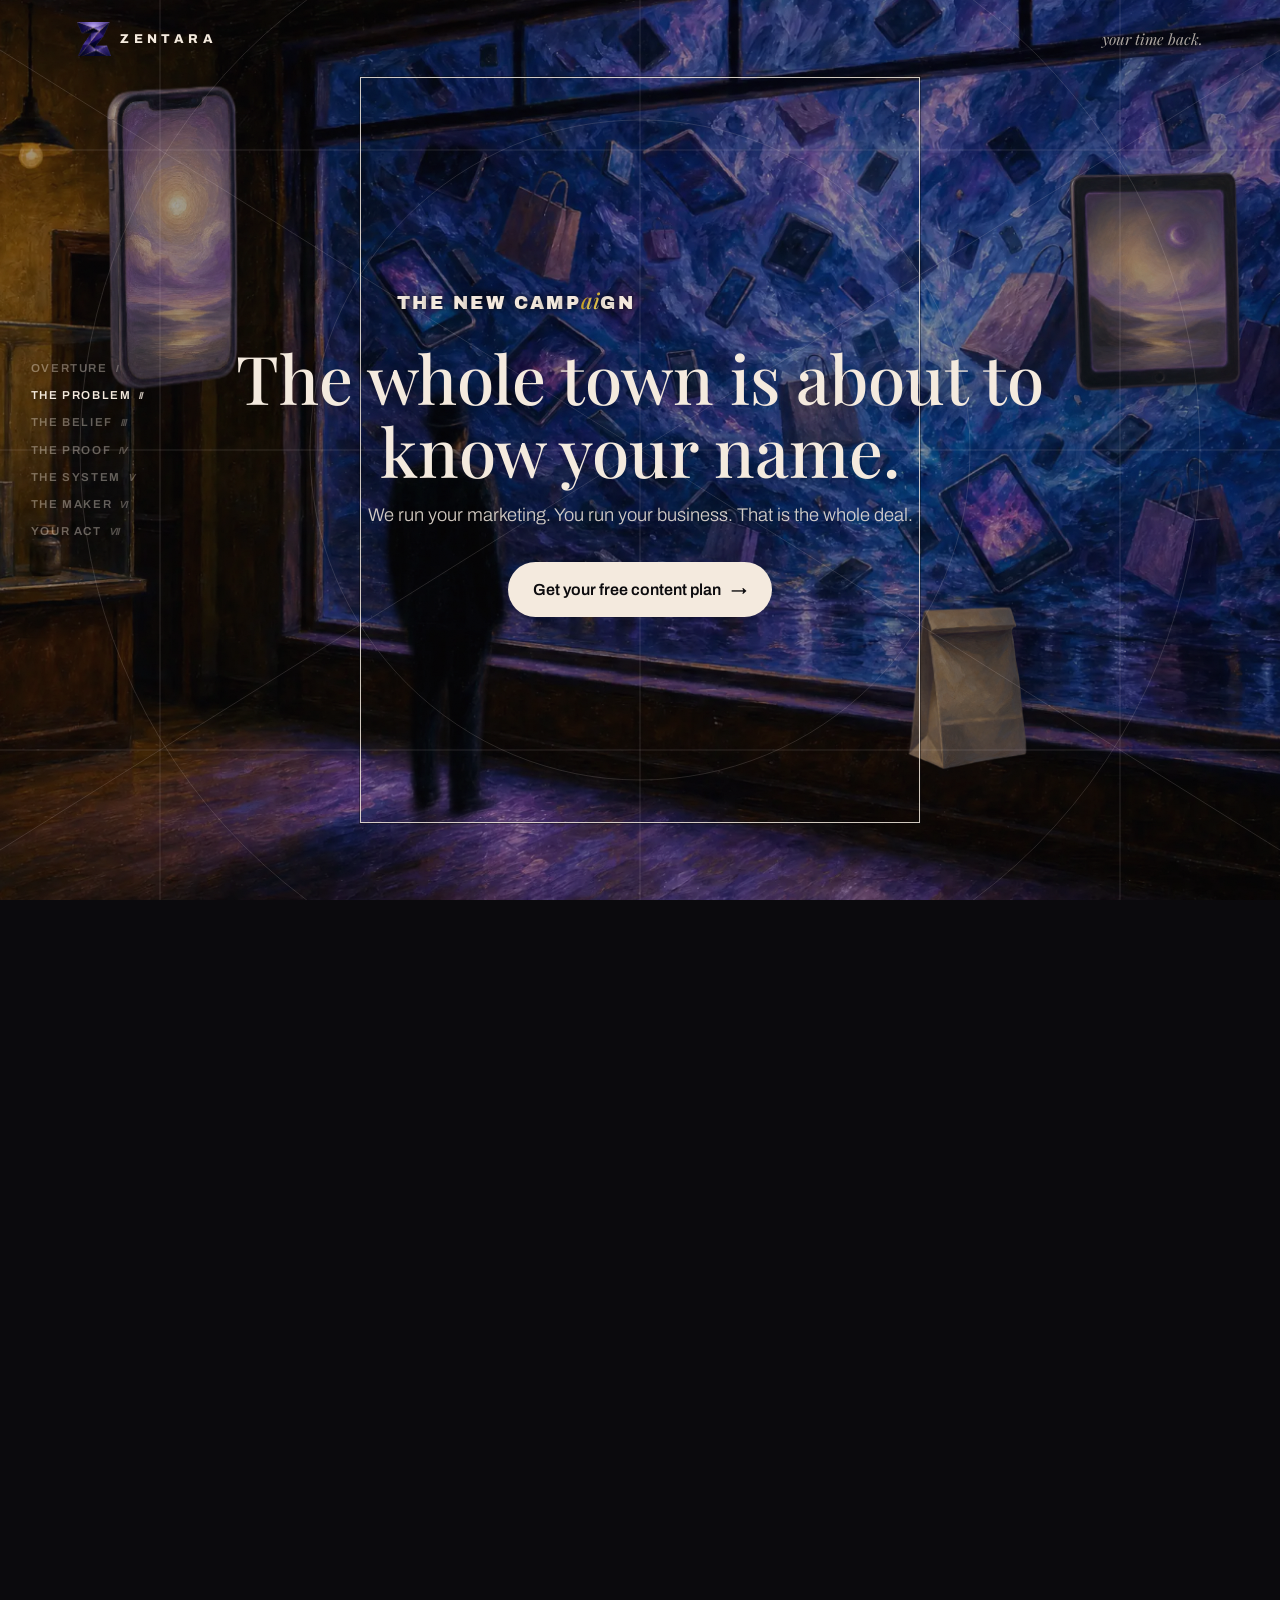
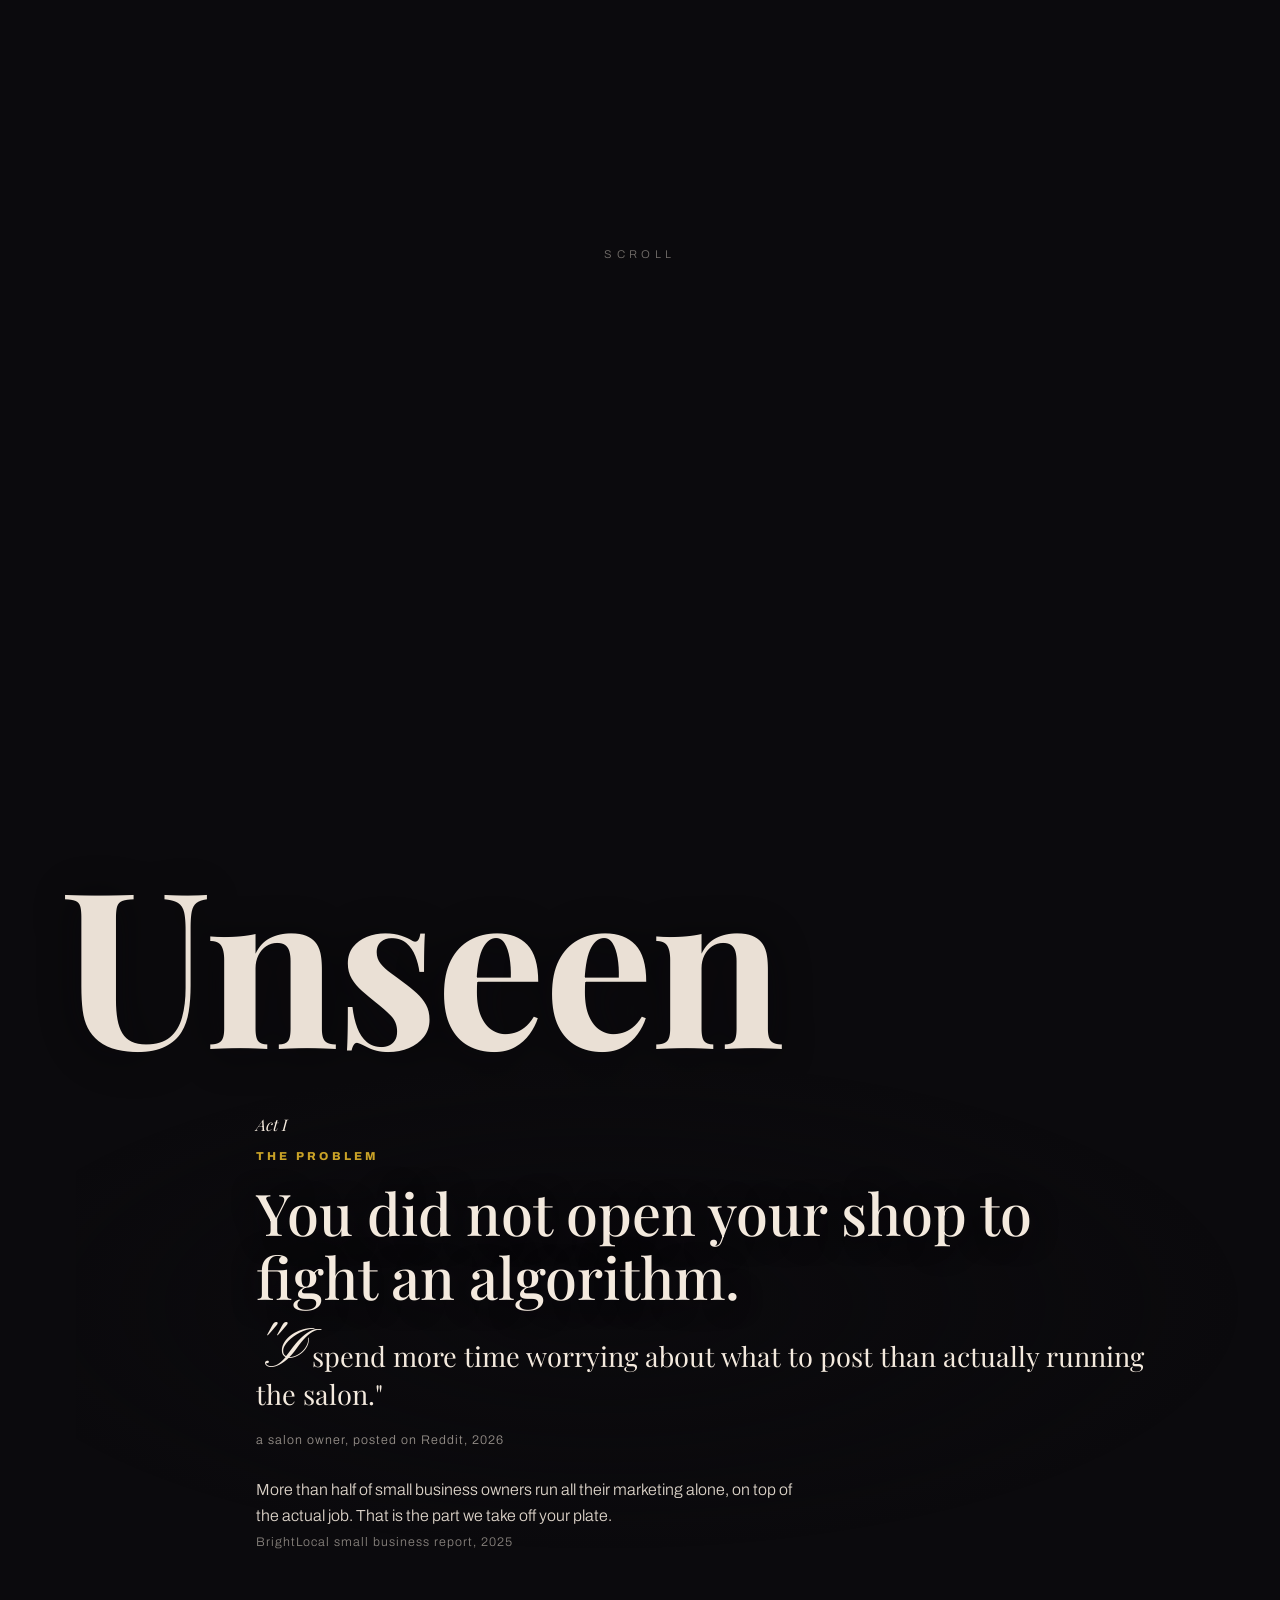
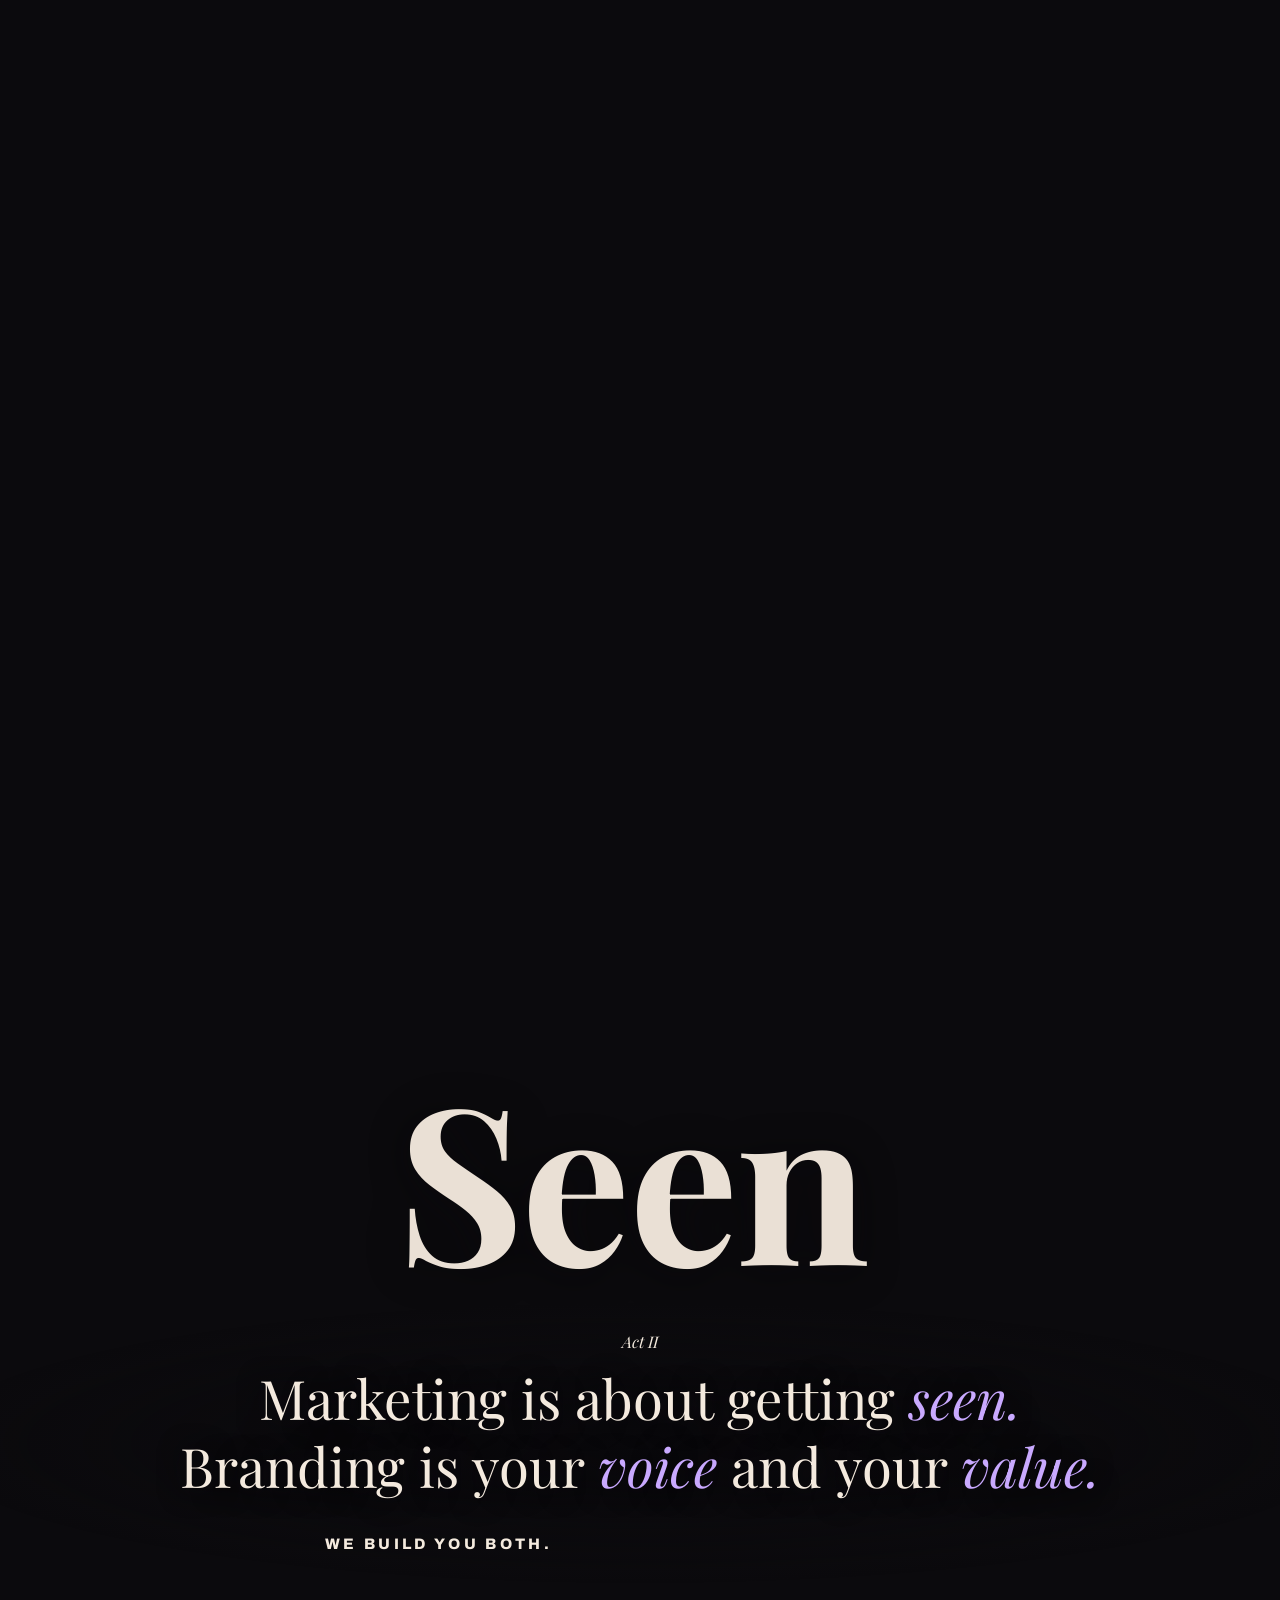
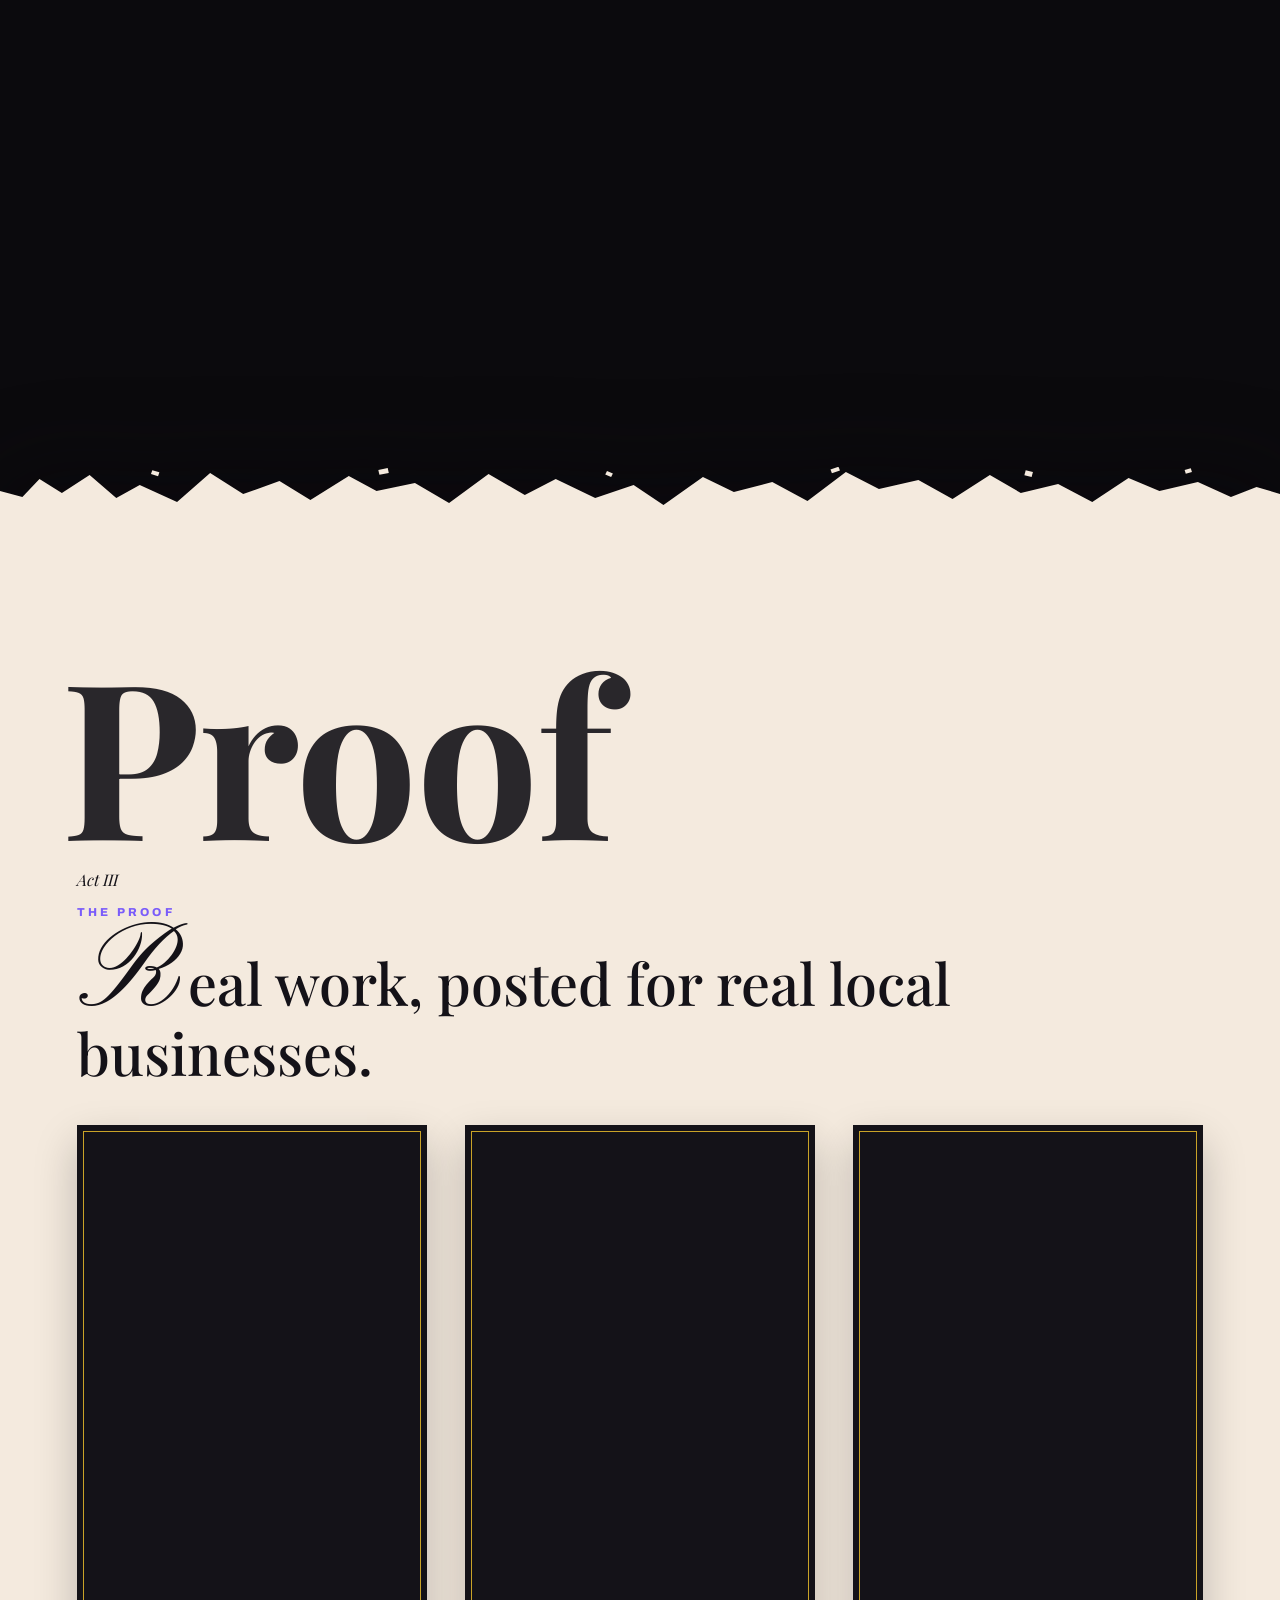
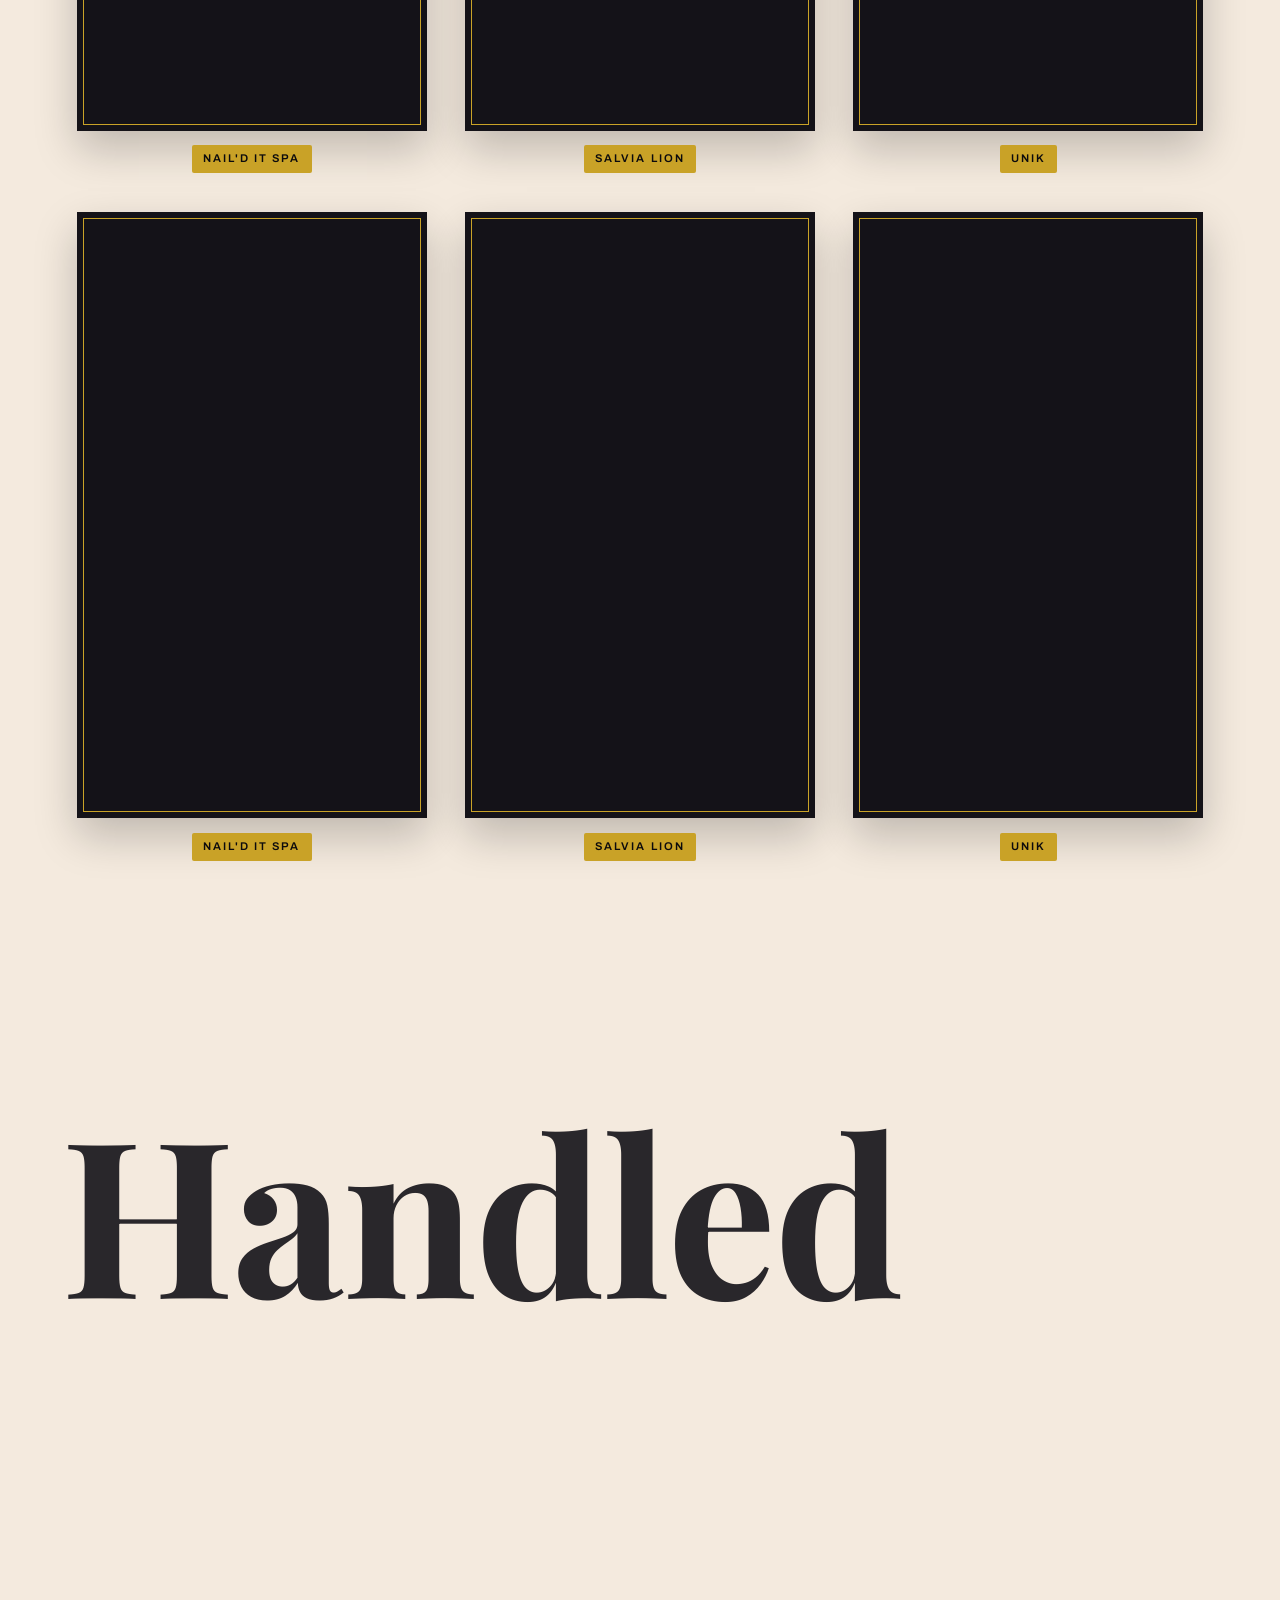
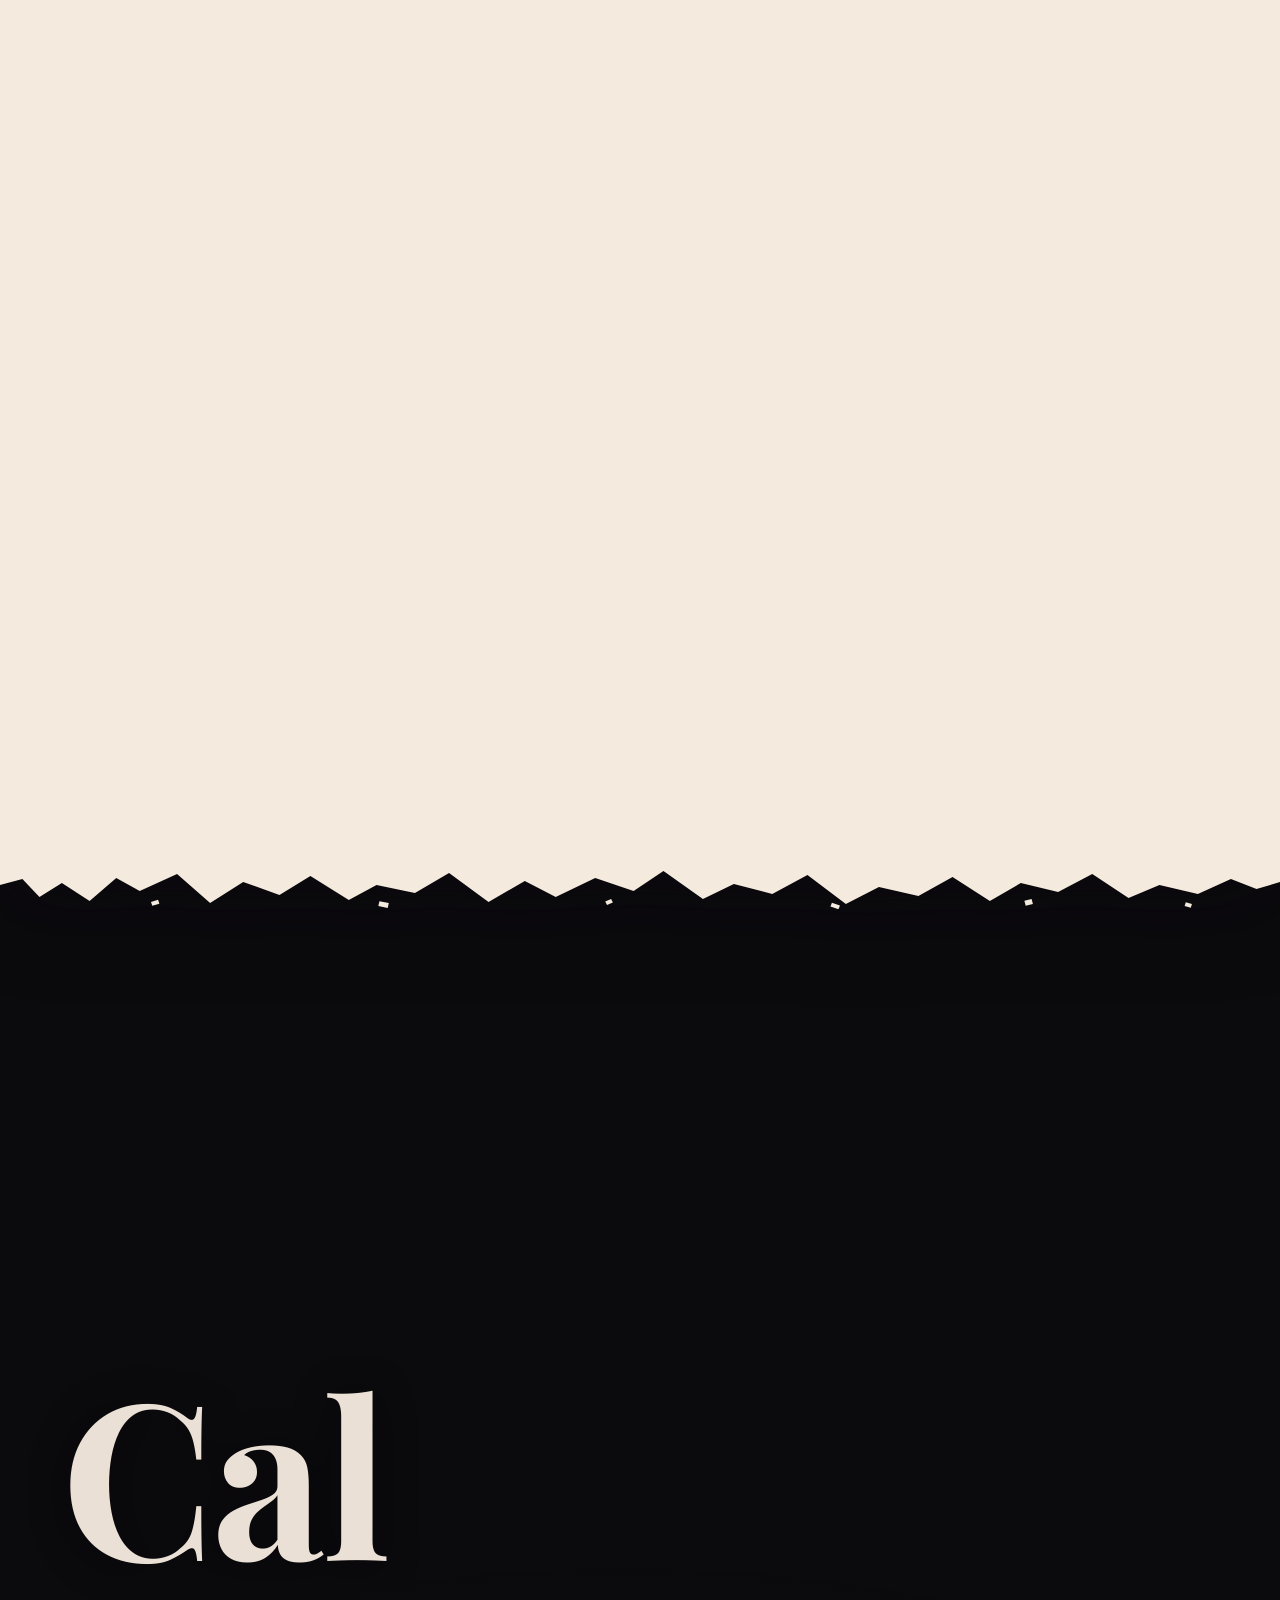
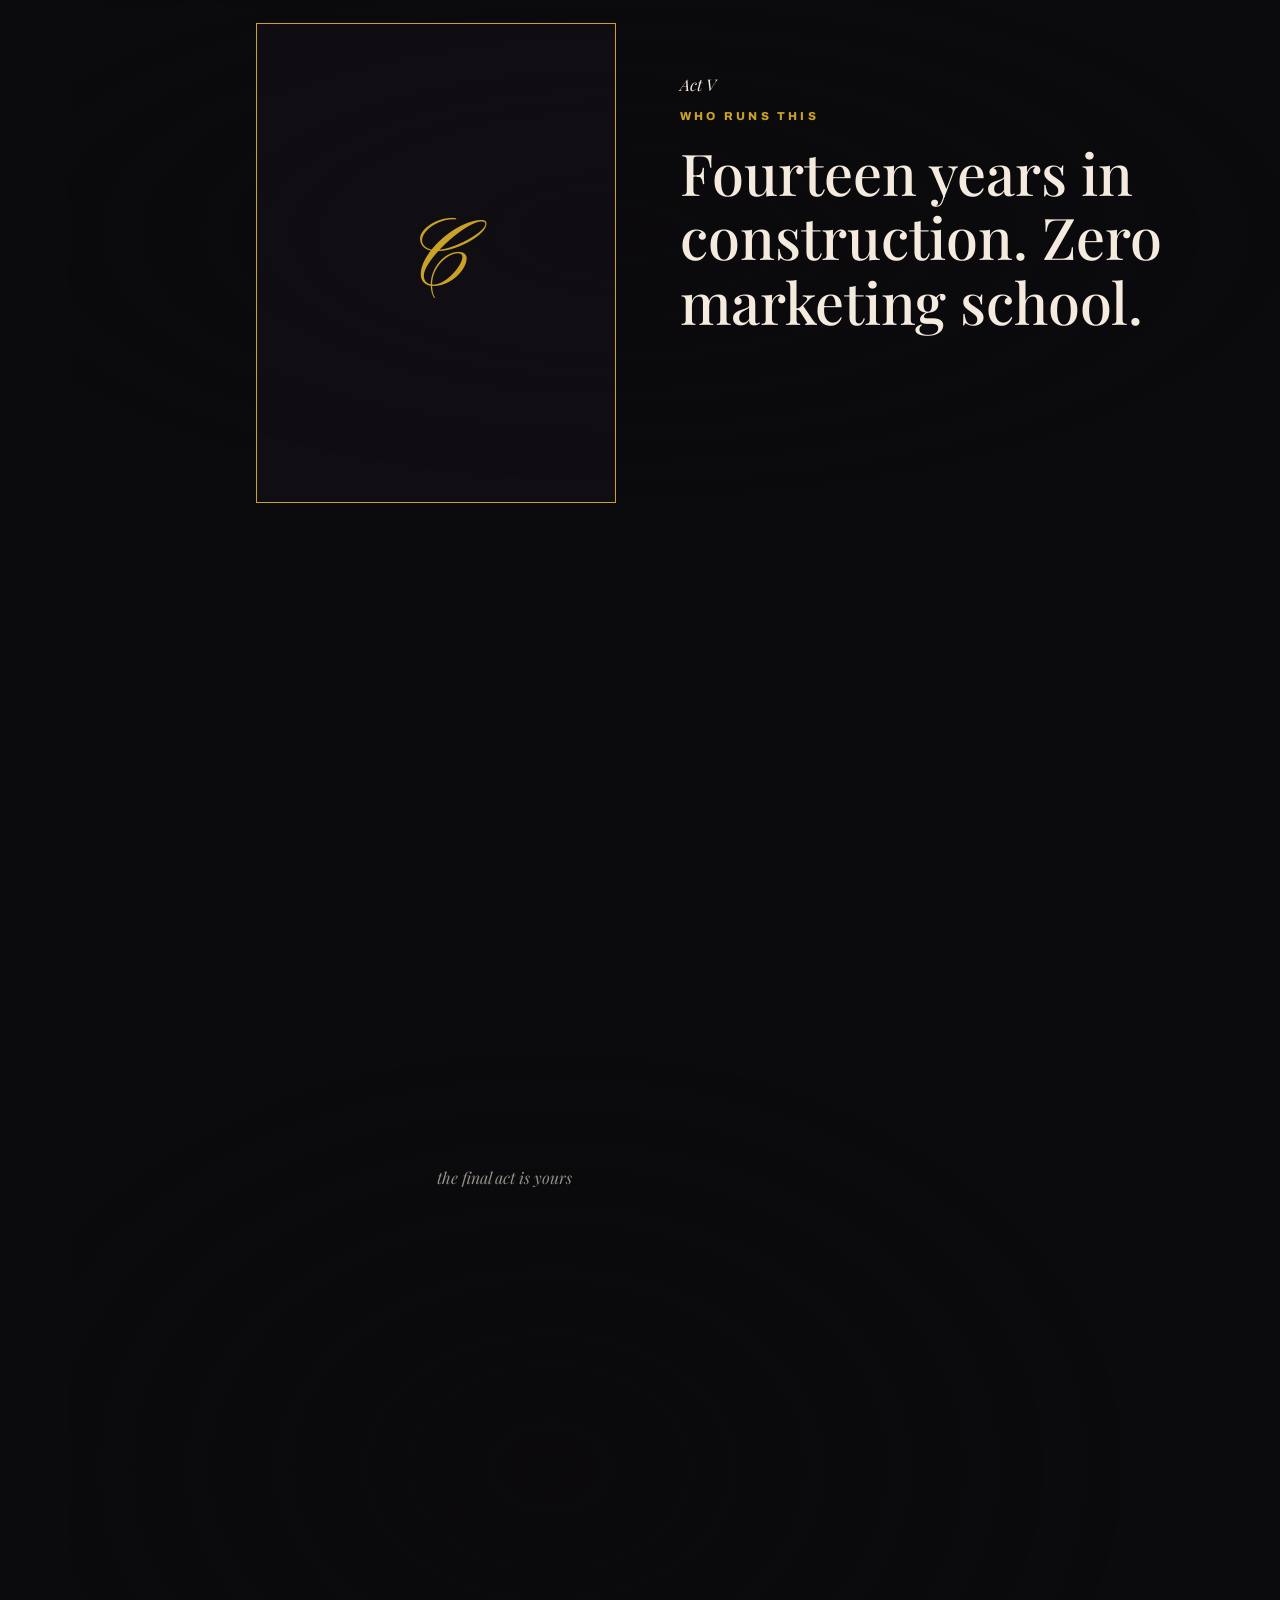
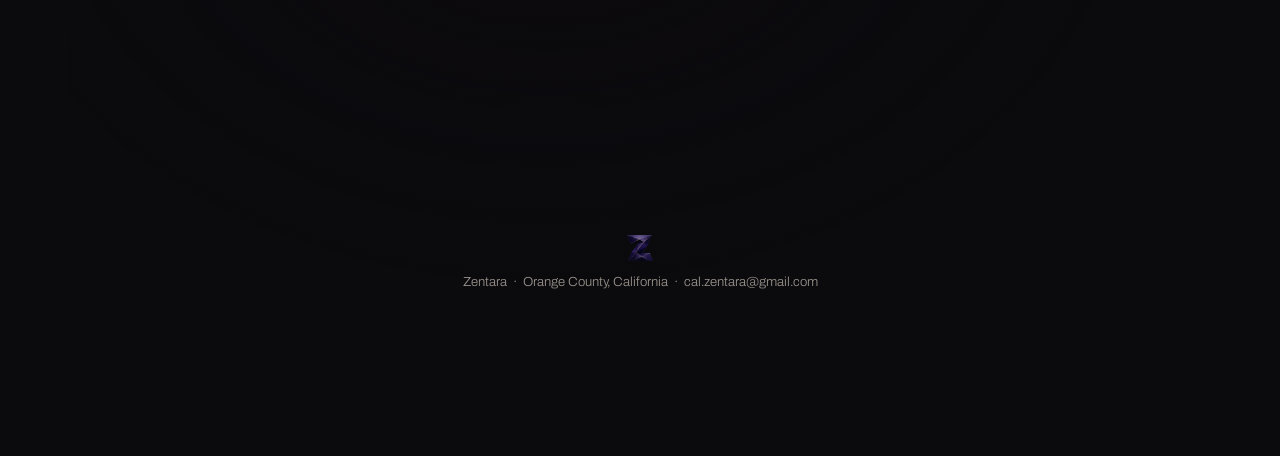
<file: index.html>
<!DOCTYPE html>
<html lang="en">
<head>
<meta charset="UTF-8">
<meta name="viewport" content="width=device-width, initial-scale=1.0">
<title>Zentara. The whole town is about to know your name.</title>
<meta name="description" content="Zentara runs your whole online presence. Your business gets famous, you get your time back.">
<link rel="preconnect" href="https://fonts.googleapis.com">
<link rel="preconnect" href="https://fonts.gstatic.com" crossorigin>
<link href="https://fonts.googleapis.com/css2?family=Playfair+Display:ital,wght@0,500;0,700;1,500;1,700&family=Archivo:wght@300;400;600;800&family=Archivo+Black&family=Pinyon+Script&display=swap" rel="stylesheet">
<link rel="stylesheet" href="css/style.css">
</head>
<body>
<div id="grain" aria-hidden="true"></div>
<div id="stage" aria-hidden="true">
  <div class="mural" id="m-hero">
    <div class="pan">
      <img src="assets/art/hero-fresco.webp" alt="" width="1440" height="1800" fetchpriority="high">
      <div class="layer-objs">
        <img class="obj drift-a" src="assets/art/layers/obj-phone.webp" alt="" style="--ox:14%;--oy:18%;--os:.15">
        <img class="obj drift-b" src="assets/art/layers/obj-tablet.webp" alt="" style="--ox:74%;--oy:12%;--os:.19">
        <img class="obj drift-c" src="assets/art/layers/obj-bag.webp" alt="" style="--ox:62%;--oy:62%;--os:.12">
      </div>
      <span class="dust" style="--x:16%;--y:78%;--d:0s"></span>
      <span class="dust" style="--x:30%;--y:86%;--d:2.2s"></span>
      <span class="dust" style="--x:46%;--y:80%;--d:4.6s"></span>
      <span class="dust" style="--x:60%;--y:90%;--d:1.4s"></span>
      <span class="dust" style="--x:72%;--y:82%;--d:3.8s"></span>
      <span class="dust" style="--x:86%;--y:88%;--d:5.4s"></span>
    </div>
  </div>
  <div class="mural" id="m-act1">
    <div class="pan">
      <img src="assets/art/layers/act1-bg.webp" alt="" loading="lazy" width="1600" height="900">
      <div class="layer-objs">
        <img class="obj drift-b" src="assets/art/layers/obj-phone.webp" alt="" style="--ox:10%;--oy:16%;--os:.1">
        <img class="obj drift-a" src="assets/art/layers/obj-tablet.webp" alt="" style="--ox:82%;--oy:24%;--os:.13">
        <img class="obj drift-c" src="assets/art/layers/obj-bag.webp" alt="" style="--ox:70%;--oy:64%;--os:.09">
      </div>
      <img class="figure" src="assets/art/layers/act1-figure.webp" alt="" loading="lazy" width="1600" height="900">
      <span class="dust" style="--x:22%;--y:80%;--d:1.1s"></span>
      <span class="dust" style="--x:48%;--y:88%;--d:3.4s"></span>
      <span class="dust" style="--x:78%;--y:84%;--d:5.7s"></span>
    </div>
  </div>
  <div class="mural" id="m-belief">
    <div class="pan"><video src="assets/art/belief.mp4" poster="assets/art/belief.webp" width="1600" height="900" muted playsinline preload="auto" data-scrub></video>
      <span class="dust" style="--x:18%;--y:82%;--d:0.6s"></span>
      <span class="dust" style="--x:55%;--y:90%;--d:2.9s"></span>
      <span class="dust" style="--x:84%;--y:86%;--d:5.1s"></span>
    </div>
  </div>
  <div class="mural" id="m-act5">
    <div class="pan"><video src="assets/art/act5-maker.mp4" poster="assets/art/act5-maker.webp" width="1600" height="900" muted playsinline preload="auto" data-scrub></video>
      <span class="dust" style="--x:26%;--y:86%;--d:1.8s"></span>
      <span class="dust" style="--x:62%;--y:92%;--d:4.2s"></span>
      <span class="dust" style="--x:88%;--y:80%;--d:6.5s"></span>
    </div>
  </div>
  <div class="mural" id="m-black"></div>
</div>
<nav id="toc" aria-label="Acts">
  <a href="#hero" data-act="hero">Overture<span>&#8544;</span></a>
  <a href="#problem" data-act="problem">The Problem<span>&#8545;</span></a>
  <a href="#belief" data-act="belief">The Belief<span>&#8546;</span></a>
  <a href="#work" data-act="work">The Proof<span>&#8547;</span></a>
  <a href="#services" data-act="services">The System<span>&#8548;</span></a>
  <a href="#story" data-act="story">The Maker<span>&#8549;</span></a>
  <a href="#contact" data-act="contact">Your Act<span>&#8550;</span></a>
</nav>
<main>
  <section id="hero" data-world="old" data-mural="m-hero">
<header class="hero-top">
  <div class="brand">
    <img src="assets/z-mark.png" alt="Zentara" class="z-mark" width="34" height="34">
    <span class="brand-name">ZENTARA</span>
  </div>
  <span class="hero-slogan">your time back.</span>
</header>
<div class="hero-stage">
  <div class="hero-lines" aria-hidden="true">
    <svg viewBox="0 0 1440 900" preserveAspectRatio="xMidYMid slice">
      <g stroke="currentColor" stroke-width="1" fill="none" vector-effect="non-scaling-stroke">
        <line x1="0" y1="450" x2="1440" y2="450"/>
        <line x1="720" y1="0" x2="720" y2="900"/>
        <line x1="0" y1="0" x2="720" y2="450"/><line x1="1440" y1="0" x2="720" y2="450"/>
        <line x1="0" y1="900" x2="720" y2="450"/><line x1="1440" y1="900" x2="720" y2="450"/>
        <line x1="0" y1="150" x2="1440" y2="150"/><line x1="0" y1="750" x2="1440" y2="750"/>
        <line x1="240" y1="0" x2="240" y2="900"/><line x1="1200" y1="0" x2="1200" y2="900"/>
        <circle cx="720" cy="450" r="330"/><circle cx="720" cy="450" r="560"/>
      </g>
    </svg>
  </div>
  <div class="hero-frame" aria-hidden="true"></div>
  <div class="hero-copy">
    <p class="hero-pre">the new camp<span class="ai">ai</span>gn</p>
    <h1>The whole town is about to know your name.</h1>
    <p class="hero-sub">We run your marketing. You run your business. That is the whole deal.</p>
    <a class="cta" href="#contact">Get your free content plan <span class="arrow">&#8594;</span></a>
  </div>
</div>
<div class="hero-hint" aria-hidden="true">scroll</div>
  </section>
  <section id="problem" data-world="old" data-mural="m-act1">
<p class="act-giant" aria-hidden="true">Unseen</p>
<div class="act-inner">
  <span class="act-label reveal">Act I</span>
  <p class="kicker reveal">The problem</p>
  <h2 class="reveal">You did not open your shop to fight an algorithm.</h2>
  <p class="quote reveal dropcap">"I spend more time worrying about what to post than actually running the salon."<br><span class="attr">a salon owner, posted on Reddit, 2026</span></p>
  <p class="stat reveal">More than half of small business owners run all their marketing alone, on top of the actual job. That is the part we take off your plate.<br><span class="attr">BrightLocal small business report, 2025</span></p>
</div>
  </section>
  <section id="belief" data-world="old" data-mural="m-belief">
<p class="act-giant" aria-hidden="true">Seen</p>
<div class="belief-inner">
  <span class="act-label reveal">Act II</span>
  <p class="belief-line reveal">Marketing is about getting <em>seen.</em></p>
  <p class="belief-line reveal">Branding is your <em>voice</em> and your <em>value.</em></p>
  <p class="belief-close reveal">We build you both.</p>
</div>
  </section>
  <div class="sheet">
  <section id="work" data-world="new"><p class="act-giant" aria-hidden="true">Proof</p><span class="act-label reveal">Act III</span>
<p class="kicker reveal">The proof</p>
<h2 class="reveal dropcap">Real work, posted for real local businesses.</h2>
<div class="wall">
  <figure class="piece reveal"><div class="piece-frame"><video src="assets/reels/naildit-1.mp4" muted loop playsinline preload="none"></video></div><figcaption>Nail'd It Spa</figcaption></figure>
  <figure class="piece reveal"><div class="piece-frame"><video src="assets/reels/salvia-1.mp4" muted loop playsinline preload="none"></video></div><figcaption>Salvia Lion</figcaption></figure>
  <figure class="piece reveal"><div class="piece-frame"><video src="assets/reels/unik-1.mp4" muted loop playsinline preload="none"></video></div><figcaption>UNIK</figcaption></figure>
  <figure class="piece reveal"><div class="piece-frame"><video src="assets/reels/naildit-2.mp4" muted loop playsinline preload="none"></video></div><figcaption>Nail'd It Spa</figcaption></figure>
  <figure class="piece reveal"><div class="piece-frame"><video src="assets/reels/salvia-2.mp4" muted loop playsinline preload="none"></video></div><figcaption>Salvia Lion</figcaption></figure>
  <figure class="piece reveal"><div class="piece-frame"><video src="assets/reels/unik-2.mp4" muted loop playsinline preload="none"></video></div><figcaption>UNIK</figcaption></figure>
</div></section>
  <section id="services" data-world="new"><p class="act-giant" aria-hidden="true">Handled</p><span class="act-label reveal">Act IV</span>
<p class="kicker reveal">What you get</p>
<h2 class="reveal dropcap">Your whole online presence, handled.</h2>
<p class="lead reveal">Not four services to manage. One system that runs itself while you work.</p>
<div class="sys">
  <article class="card reveal">
    <div class="ui ui-post" data-depth="0.5">
      <div class="ui-bar"><span class="dot"></span><span class="dot"></span><span class="dot"></span></div>
      <div class="ui-thumb"></div>
      <div class="ui-line w80"></div><div class="ui-line w55"></div>
      <div class="ui-chip">scheduled, Tuesday 9:00 AM</div>
    </div>
    <h3>Content that gets watched</h3>
    <p>Short videos and posts made for your business, posted every week, built to stop thumbs.</p>
  </article>
  <article class="card reveal">
    <div class="ui ui-ad" data-depth="0.35">
      <div class="ui-metric"><span class="ui-num">counting</span><span class="ui-cap">your reach, counted live</span></div>
      <div class="ui-spark" aria-hidden="true"><i style="--h:34%"></i><i style="--h:52%"></i><i style="--h:41%"></i><i style="--h:66%"></i><i style="--h:58%"></i><i style="--h:82%"></i><i style="--h:74%"></i></div>
    </div>
    <h3>Ads that get customers</h3>
    <p>Scroll stopping images and videos that make strangers walk in, call, or book.</p>
  </article>
  <article class="card reveal">
    <div class="ui ui-site" data-depth="0.45">
      <div class="ui-bar"><span class="dot"></span><span class="dot"></span><span class="dot"></span><span class="ui-url">yourshop.com</span></div>
      <div class="ui-hero"></div>
      <div class="ui-line w70"></div><div class="ui-line w45"></div>
    </div>
    <h3>A website that works</h3>
    <p>Built, live, and showing up on Google, so people who look for you actually find you.</p>
  </article>
  <article class="card reveal">
    <div class="ui ui-chat" data-depth="0.3">
      <p class="bubble them">Do you have anything open Saturday?</p>
      <p class="bubble us">We do. Saturday 1:30 or 3:00, which works better?</p>
      <p class="bubble-time">answered at 11:48 PM, while you slept</p>
    </div>
    <h3>Replies while you sleep</h3>
    <p>Comments and messages answered automatically, leads captured before breakfast.</p>
  </article>
</div></section>
  </div>
  <section id="story" data-world="old" data-mural="m-act5">
<p class="act-giant" aria-hidden="true">Cal</p>
<div class="story-grid">
  <div class="story-photo-wrap reveal">
    <!-- Cal photo drops in here: <img src="assets/cal.jpg" alt="Cal" class="story-photo"> -->
    <div class="story-photo-slot"><span>C</span></div>
  </div>
  <div class="story-copy">
    <span class="act-label reveal">Act V</span>
    <p class="kicker reveal">Who runs this</p>
    <h2 class="reveal">Fourteen years in construction. Zero marketing school.</h2>
    <p class="reveal">I am Cal. I spent fourteen years building things with my hands, so I know what a real day of work looks like. Now I build attention for local businesses like yours. No agency suits, no jargon, no fluff. You talk to the person doing the work.</p>
  </div>
</div>
  </section>
  <section id="contact" data-world="old" data-mural="m-black">
<div class="finale-inner">
  <p class="finale-label reveal">the final act is yours</p>
  <h2 class="payoff reveal">your time back.</h2>
  <p class="lead reveal">Tell me about your business. You get a free content plan for it, no strings. If you like it, we talk.</p>
  <form id="lead-form" action="https://formsubmit.co/cal.zentara@gmail.com" method="POST" class="reveal">
    <input type="hidden" name="_subject" value="New lead from the Zentara site">
    <input type="hidden" name="_captcha" value="false">
    <input type="hidden" name="_next" value="https://cal-zentara.github.io/zentara/?sent=1">
    <label>Your name<input type="text" name="name" required autocomplete="name"></label>
    <label>Your business<input type="text" name="business" required placeholder="Rosie's Nail Studio, Stanton"></label>
    <label>What do you need help with?<textarea name="need" rows="4" placeholder="Nobody sees my posts and I have no time to make videos."></textarea></label>
    <button class="cta" type="submit">Send it <span class="arrow">&#8594;</span></button>
  </form>
  <p id="sent-msg" hidden>Got it. Your plan is on the way, check your email in a day or two.</p>
  <footer class="site-footer">
    <img src="assets/z-mark.png" alt="" class="z-mark-footer" width="26" height="26">
    <p>Zentara &nbsp;&#183;&nbsp; Orange County, California &nbsp;&#183;&nbsp; cal.zentara@gmail.com</p>
  </footer>
</div>
  </section>
</main>
<script src="js/main.js"></script>
</body>
</html>
</file>
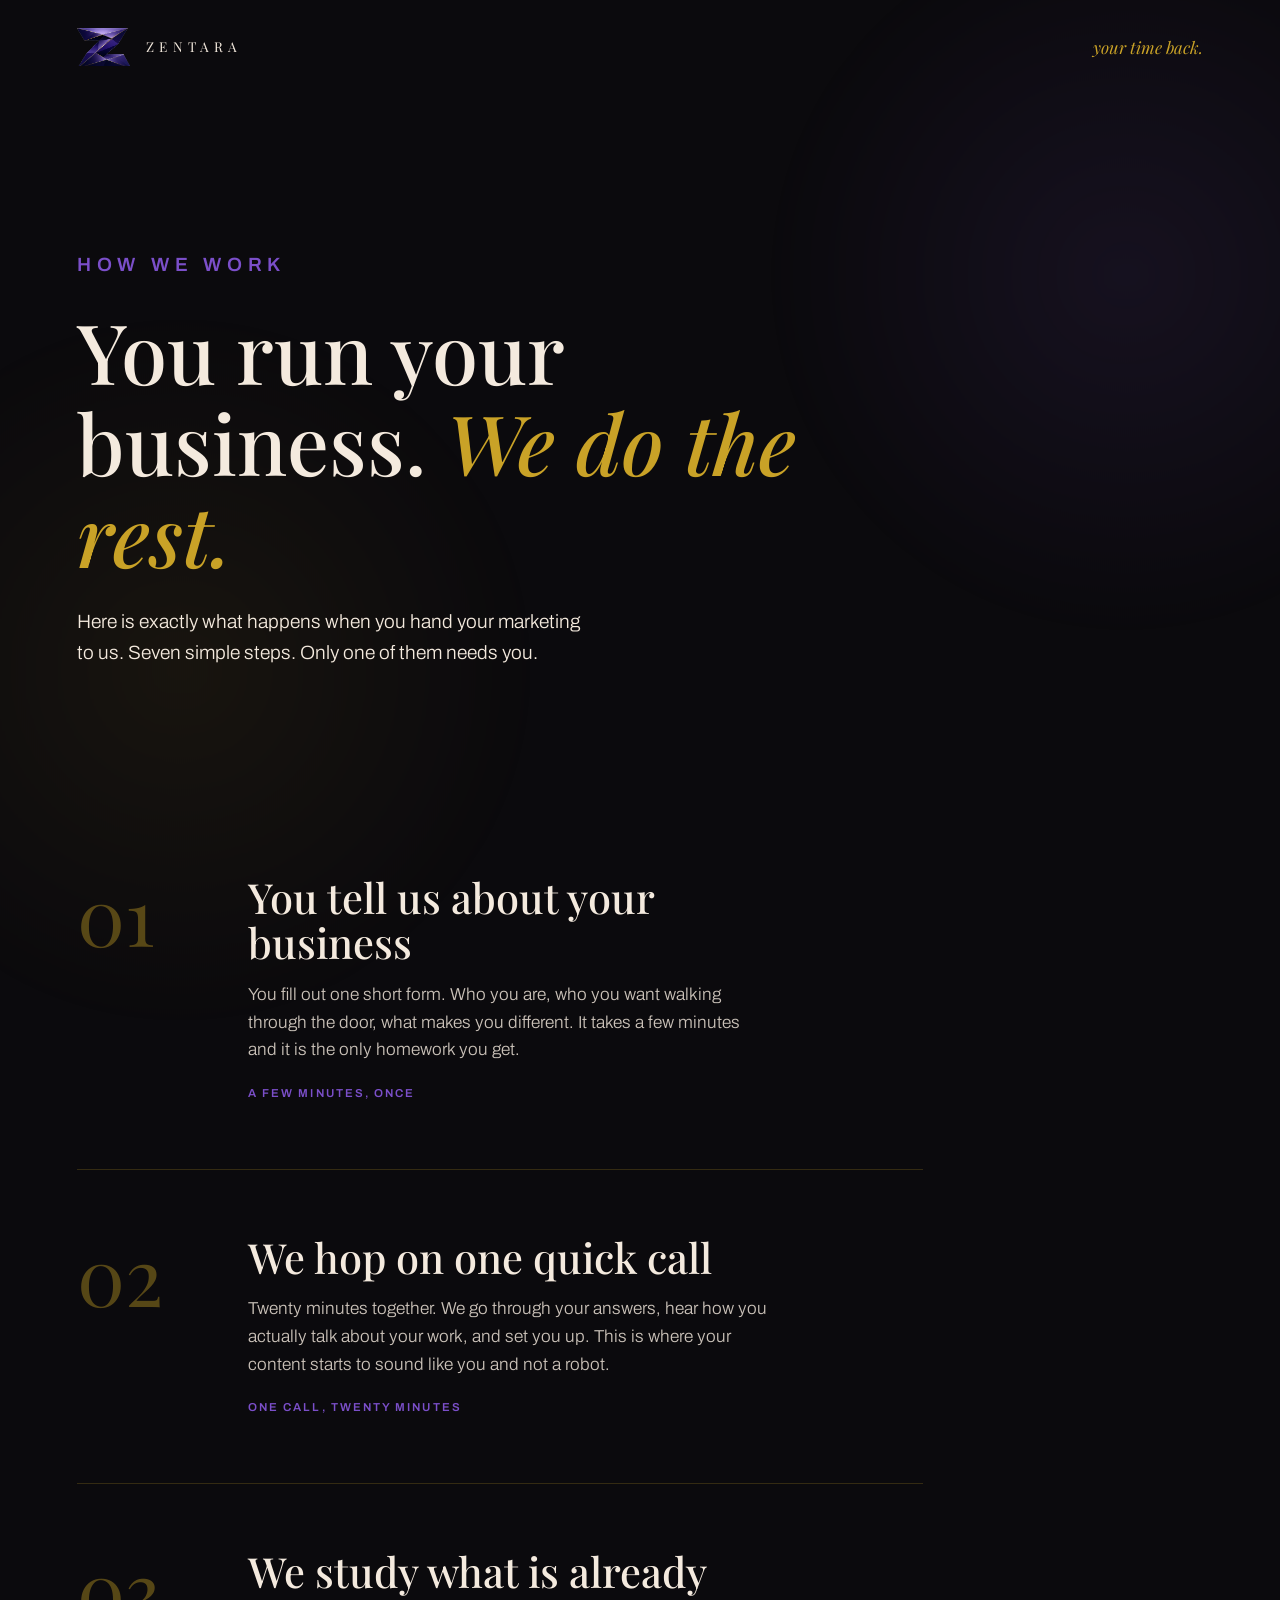
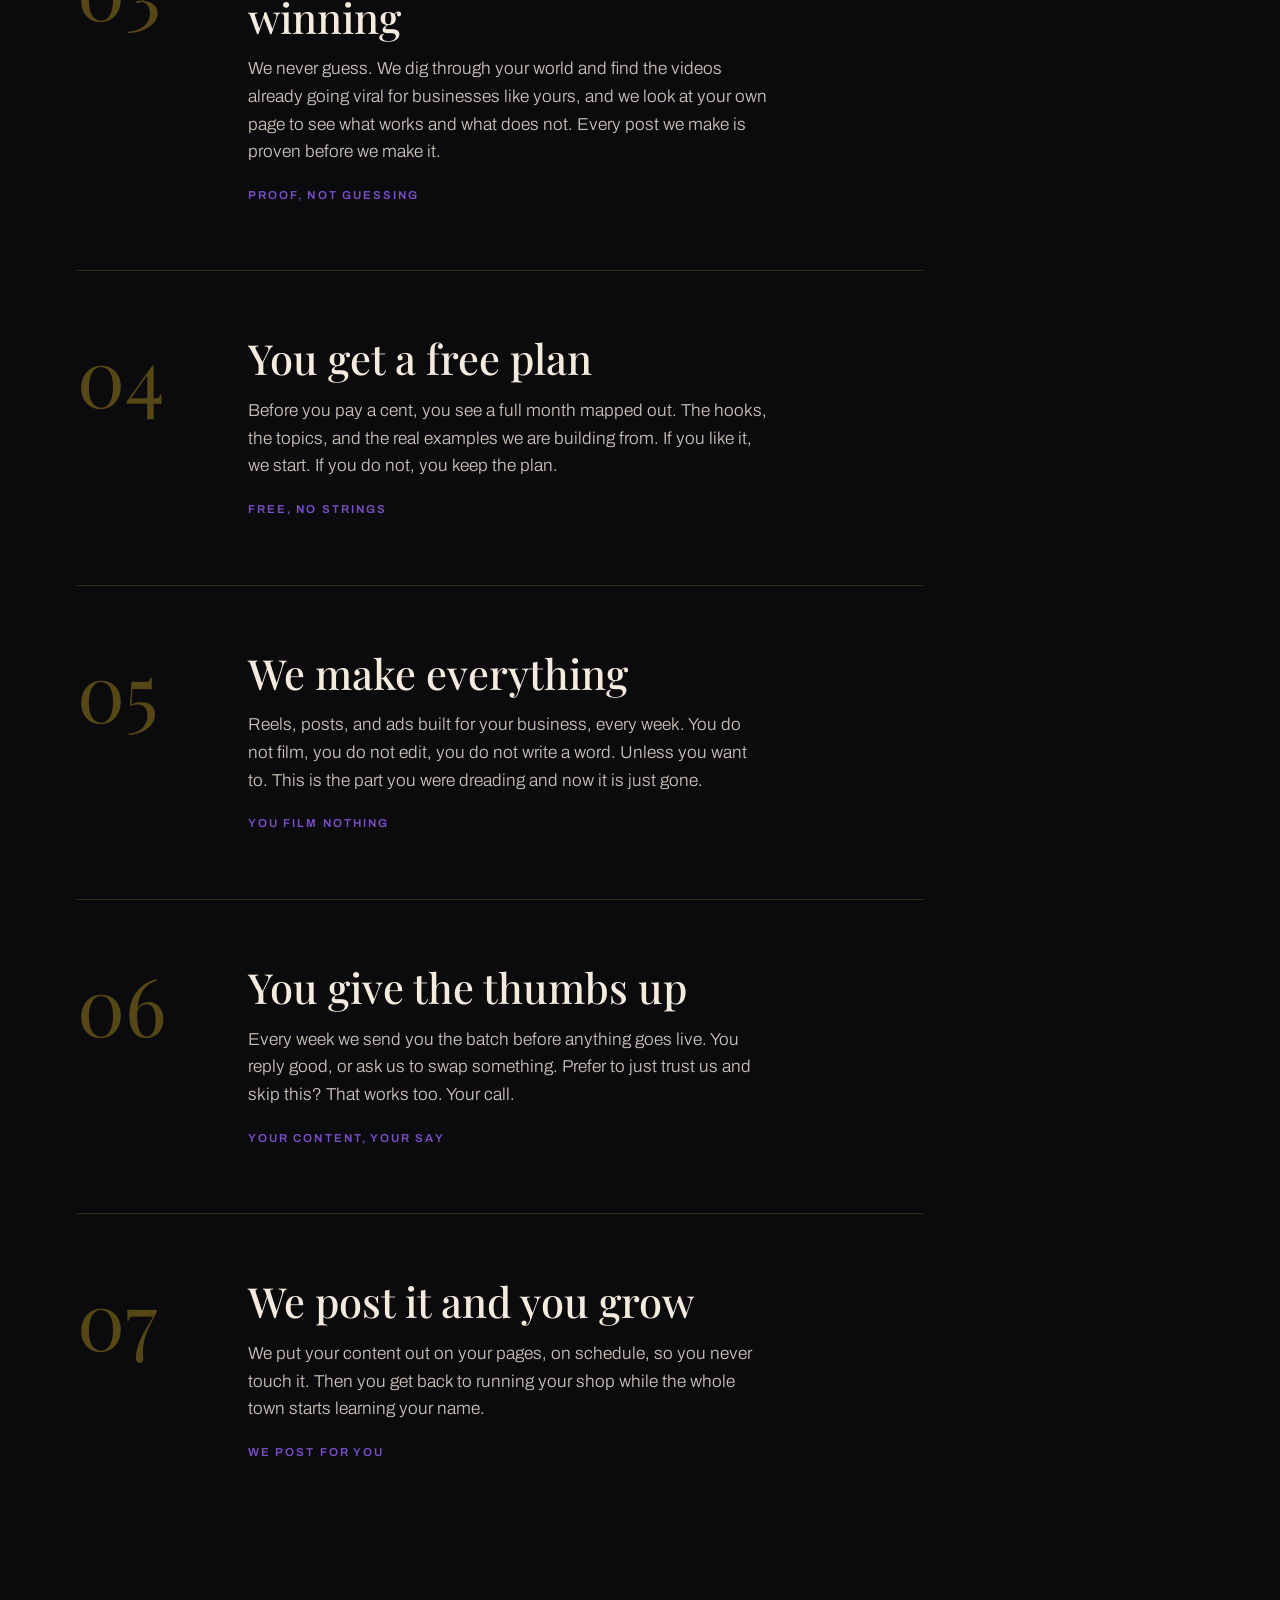
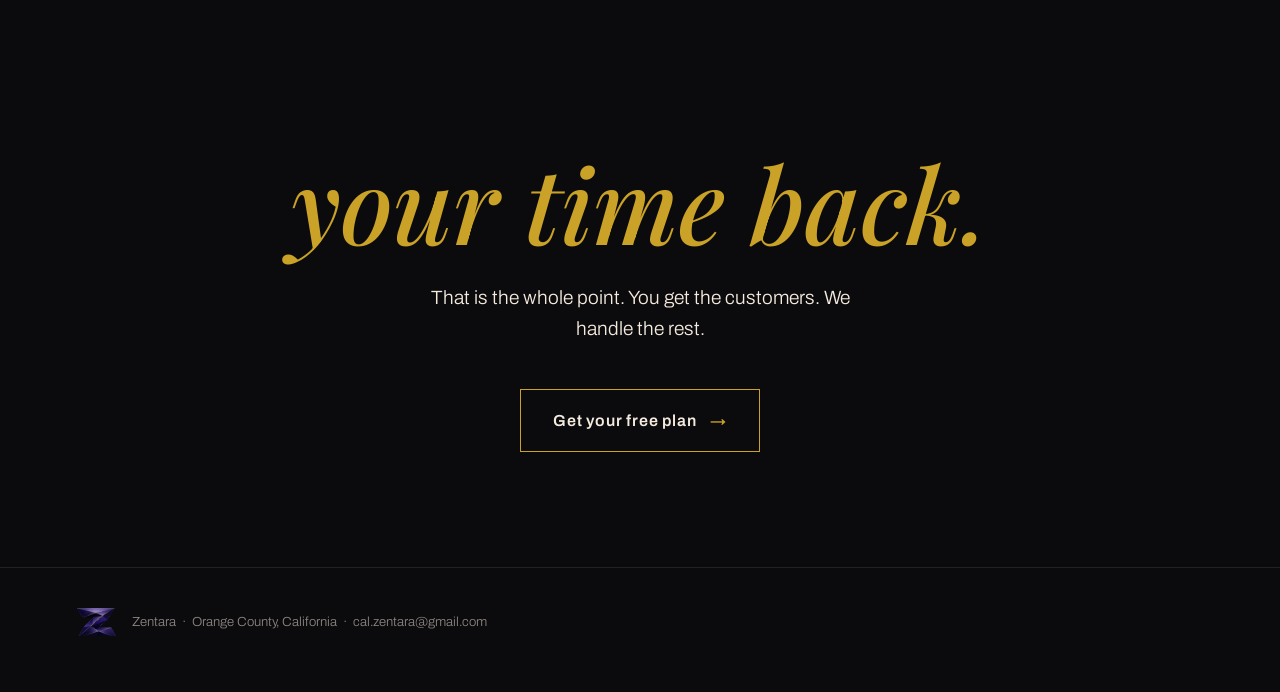
<file: how-we-work.html>
<!DOCTYPE html>
<html lang="en">
<head>
<meta charset="UTF-8">
<meta name="viewport" content="width=device-width, initial-scale=1.0">
<title>Zentara — How we work</title>
<meta name="description" content="What happens when you hand your marketing to Zentara. Seven simple steps. You run your business, we do the rest.">
<link rel="preconnect" href="https://fonts.googleapis.com">
<link rel="preconnect" href="https://fonts.gstatic.com" crossorigin>
<link href="https://fonts.googleapis.com/css2?family=Playfair+Display:ital,wght@0,500;0,700;1,500&family=Archivo:wght@300;400;600&display=swap" rel="stylesheet">
<style>
:root{
  --black:#0B0A0D; --cream:#F4EADE; --purple:#7B4FC9; --gold:#C9A227;
  --serif:'Playfair Display',Georgia,serif; --sans:'Archivo',system-ui,sans-serif;
  --ease:cubic-bezier(0.16,1,0.3,1);
}
*{margin:0;padding:0;box-sizing:border-box;}
html{scroll-behavior:smooth;}
body{background:var(--black);color:var(--cream);font-family:var(--sans);font-weight:300;line-height:1.6;overflow-x:hidden;}
h1,h2,h3{font-family:var(--serif);font-weight:500;line-height:1.1;}
img{max-width:100%;display:block;}
@media (prefers-reduced-motion:reduce){*,*::before,*::after{animation:none!important;transition:none!important;}}

/* header */
.top{display:flex;justify-content:space-between;align-items:center;padding:1.75rem clamp(1.25rem,6vw,6rem);position:relative;z-index:2;}
.brand{display:flex;align-items:center;gap:.7rem;}
.brand-name{font-family:var(--serif);letter-spacing:.38em;font-size:.85rem;padding-left:.38em;}
.z-mark{height:38px;width:auto;}
.slogan{color:var(--gold);font-family:var(--serif);font-style:italic;font-size:1.05rem;}

/* hero */
.hero{padding:clamp(4rem,10vw,8rem) clamp(1.25rem,6vw,6rem) clamp(3rem,6vw,5rem);max-width:1000px;}
.eyebrow{text-transform:uppercase;letter-spacing:.3em;font-size:.75rem;color:var(--purple);font-weight:600;margin-bottom:1.5rem;}
.hero h1{font-size:clamp(2.6rem,6.5vw,5.4rem);max-width:16ch;color:var(--cream);}
.hero h1 em{font-style:italic;color:var(--gold);}
.hero p{margin-top:1.75rem;font-size:1.2rem;opacity:.85;max-width:46ch;}

/* steps */
.steps{padding:clamp(2rem,5vw,4rem) clamp(1.25rem,6vw,6rem) clamp(4rem,8vw,7rem);max-width:1000px;}
.step{display:grid;grid-template-columns:120px 1fr;gap:clamp(1.5rem,4vw,3.5rem);padding:clamp(2.5rem,5vw,4rem) 0;border-top:1px solid rgba(201,162,39,.22);align-items:start;}
.step:first-child{border-top:none;}
.step-num{font-family:var(--serif);font-size:clamp(3rem,7vw,5rem);color:var(--gold);opacity:.4;line-height:1;}
.step h2{font-size:clamp(1.7rem,3.5vw,2.6rem);margin-bottom:1rem;max-width:20ch;}
.step p{opacity:.82;max-width:52ch;font-size:1.08rem;}
.step .tag{display:inline-block;margin-top:1.25rem;font-size:.72rem;letter-spacing:.18em;text-transform:uppercase;color:var(--purple);font-weight:600;}
@media (max-width:720px){.step{grid-template-columns:1fr;gap:.5rem;}.step-num{font-size:2.6rem;}}

/* closing */
.close{padding:clamp(4rem,9vw,8rem) clamp(1.25rem,6vw,6rem);text-align:center;}
.close .payoff{font-size:clamp(3rem,9vw,6.5rem);color:var(--gold);font-style:italic;font-weight:500;}
.close p{margin:1.5rem auto 0;max-width:40ch;font-size:1.2rem;opacity:.85;}
.cta{display:inline-flex;gap:.85rem;align-items:center;margin-top:2.75rem;border:1px solid var(--gold);color:var(--cream);padding:1.1rem 2rem;text-decoration:none;font-weight:600;letter-spacing:.05em;font-size:1rem;transition:background .25s var(--ease),transform .25s var(--ease);}
.cta:hover{background:rgba(201,162,39,.12);transform:translateY(-2px);}
.cta .arrow{color:var(--gold);}

/* footer */
.foot{padding:2.5rem clamp(1.25rem,6vw,6rem) 3.5rem;border-top:1px solid rgba(244,234,222,.1);display:flex;align-items:center;gap:1rem;flex-wrap:wrap;}
.z-mark-foot{height:28px;opacity:.8;}
.foot p{font-size:.82rem;opacity:.55;}

/* atmosphere */
.lamp{position:fixed;width:70vw;height:70vw;max-width:820px;max-height:820px;border-radius:50%;pointer-events:none;filter:blur(12px);z-index:0;animation:breathe 9s var(--ease) infinite alternate;}
.lamp-1{background:radial-gradient(circle,rgba(123,79,201,.10),transparent 62%);top:-15%;right:-20%;}
.lamp-2{background:radial-gradient(circle,rgba(201,162,39,.07),transparent 62%);bottom:-20%;left:-18%;animation-delay:3s;}
@keyframes breathe{from{opacity:.6;transform:scale(.94);}to{opacity:1;transform:scale(1.05);}}
main,.top,.foot{position:relative;z-index:1;}

/* reveal */
.reveal{opacity:0;transform:translateY(24px);transition:opacity .5s var(--ease),transform .5s var(--ease);}
.reveal.in{opacity:1;transform:none;}
</style>
</head>
<body>
<div class="lamp lamp-1" aria-hidden="true"></div>
<div class="lamp lamp-2" aria-hidden="true"></div>

<header class="top">
  <div class="brand">
    <img src="assets/z-mark.png" alt="Zentara" class="z-mark">
    <span class="brand-name">ZENTARA</span>
  </div>
  <span class="slogan">your time back.</span>
</header>

<main>
  <section class="hero">
    <p class="eyebrow reveal">How we work</p>
    <h1 class="reveal">You run your business. <em>We do the rest.</em></h1>
    <p class="reveal">Here is exactly what happens when you hand your marketing to us. Seven simple steps. Only one of them needs you.</p>
  </section>

  <section class="steps">
    <div class="step reveal">
      <div class="step-num">01</div>
      <div>
        <h2>You tell us about your business</h2>
        <p>You fill out one short form. Who you are, who you want walking through the door, what makes you different. It takes a few minutes and it is the only homework you get.</p>
        <span class="tag">A few minutes, once</span>
      </div>
    </div>

    <div class="step reveal">
      <div class="step-num">02</div>
      <div>
        <h2>We hop on one quick call</h2>
        <p>Twenty minutes together. We go through your answers, hear how you actually talk about your work, and set you up. This is where your content starts to sound like you and not a robot.</p>
        <span class="tag">One call, twenty minutes</span>
      </div>
    </div>

    <div class="step reveal">
      <div class="step-num">03</div>
      <div>
        <h2>We study what is already winning</h2>
        <p>We never guess. We dig through your world and find the videos already going viral for businesses like yours, and we look at your own page to see what works and what does not. Every post we make is proven before we make it.</p>
        <span class="tag">Proof, not guessing</span>
      </div>
    </div>

    <div class="step reveal">
      <div class="step-num">04</div>
      <div>
        <h2>You get a free plan</h2>
        <p>Before you pay a cent, you see a full month mapped out. The hooks, the topics, and the real examples we are building from. If you like it, we start. If you do not, you keep the plan.</p>
        <span class="tag">Free, no strings</span>
      </div>
    </div>

    <div class="step reveal">
      <div class="step-num">05</div>
      <div>
        <h2>We make everything</h2>
        <p>Reels, posts, and ads built for your business, every week. You do not film, you do not edit, you do not write a word. Unless you want to. This is the part you were dreading and now it is just gone.</p>
        <span class="tag">You film nothing</span>
      </div>
    </div>

    <div class="step reveal">
      <div class="step-num">06</div>
      <div>
        <h2>You give the thumbs up</h2>
        <p>Every week we send you the batch before anything goes live. You reply good, or ask us to swap something. Prefer to just trust us and skip this? That works too. Your call.</p>
        <span class="tag">Your content, your say</span>
      </div>
    </div>

    <div class="step reveal">
      <div class="step-num">07</div>
      <div>
        <h2>We post it and you grow</h2>
        <p>We put your content out on your pages, on schedule, so you never touch it. Then you get back to running your shop while the whole town starts learning your name.</p>
        <span class="tag">We post for you</span>
      </div>
    </div>
  </section>

  <section class="close">
    <h2 class="payoff reveal">your time back.</h2>
    <p class="reveal">That is the whole point. You get the customers. We handle the rest.</p>
    <a class="cta reveal" href="index.html#contact">Get your free plan <span class="arrow">&#8594;</span></a>
  </section>
</main>

<footer class="foot">
  <img src="assets/z-mark.png" alt="" class="z-mark-foot">
  <p>Zentara &nbsp;&#183;&nbsp; Orange County, California &nbsp;&#183;&nbsp; cal.zentara@gmail.com</p>
</footer>

<script>
const io=new IntersectionObserver((es)=>{es.forEach(e=>{if(e.isIntersecting){e.target.classList.add('in');io.unobserve(e.target);}});},{threshold:.15});
document.querySelectorAll('.reveal').forEach((el,i)=>{el.style.transitionDelay=(i%4*50)+'ms';io.observe(el);});
</script>
</body>
</html>
</file>
<file: css/style.css>
/* ============ THE NEW CAMPAIGN, design tokens ============ */
:root{
  --black:#0B0A0D;
  --ink:#141218;
  --cream:#F4EADE;
  --cream-deep:#EADDCB;
  --paper:#F8F2E7;
  --purple:#7A5CFA;
  --gold:#C9A227;
  --line:rgba(244,234,222,.14);
  --line-dark:rgba(11,10,13,.16);
  --serif:'Playfair Display',Georgia,serif;
  --sans:'Archivo',Helvetica,Arial,sans-serif;
  --sans-black:'Archivo Black','Archivo',sans-serif;
  --script:'Pinyon Script',cursive;
  --pad:clamp(24px,6vw,96px);
  --measure:34em;
}
*{margin:0;padding:0;box-sizing:border-box}
html{scroll-behavior:smooth}
@media (prefers-reduced-motion:reduce){html{scroll-behavior:auto}}
body{background:var(--black);color:var(--cream);font-family:var(--sans);font-weight:300;line-height:1.6;-webkit-font-smoothing:antialiased}
img,video{max-width:100%;display:block}
section{position:relative;padding:calc(var(--pad)*1.4) var(--pad)}
section[data-world="new"]{background:transparent;color:var(--ink)}

/* film grain, one static tile, no animation cost */
#grain{position:fixed;inset:0;pointer-events:none;z-index:60;opacity:.05;mix-blend-mode:overlay;
  background-image:url("data:image/svg+xml,%3Csvg xmlns='http://www.w3.org/2000/svg' width='160' height='160'%3E%3Cfilter id='n'%3E%3CfeTurbulence type='fractalNoise' baseFrequency='.9' numOctaves='2'/%3E%3C/filter%3E%3Crect width='160' height='160' filter='url(%23n)' opacity='.6'/%3E%3C/svg%3E")}

/* ============ shared voice ============ */
.kicker{font-family:var(--sans);font-weight:800;font-size:.72rem;letter-spacing:.28em;text-transform:uppercase}
section[data-world="old"] .kicker{color:var(--gold)}
section[data-world="new"] .kicker{color:var(--purple)}
.act-label{font-family:var(--serif);font-style:italic;font-size:1rem;opacity:.55;display:block;margin-bottom:.6rem}
h2{font-family:var(--serif);font-weight:500;font-size:clamp(2rem,5vw,3.6rem);line-height:1.12;margin:.9rem 0 1.2rem;max-width:16em}
.dropcap::first-letter{font-family:var(--script);font-weight:400;font-size:2.1em;line-height:.7;padding-right:.06em;color:inherit}
p{max-width:var(--measure)}
.lead{font-family:var(--serif);font-size:clamp(1.15rem,2.2vw,1.5rem);line-height:1.45}
em{font-family:var(--serif);font-style:italic}
.ai{font-family:var(--serif);font-style:italic;font-weight:500;letter-spacing:.01em}

/* pill link, reference style */
.pill{display:inline-flex;align-items:center;gap:.5em;font-weight:600;font-size:.9rem;text-decoration:none;
  padding:.65em 1.2em;border-radius:100px;transition:transform .25s ease,background .25s ease}
section[data-world="new"] .pill{background:rgba(11,10,13,.06);color:var(--ink)}
section[data-world="new"] .pill:hover{background:rgba(11,10,13,.12);transform:translateY(-1px)}

/* primary CTA */
.cta{display:inline-flex;align-items:center;gap:.6em;font-family:var(--sans);font-weight:600;font-size:1rem;
  color:var(--black);background:var(--cream);text-decoration:none;padding:.9em 1.6em;border-radius:100px;border:0;cursor:pointer;
  transition:transform .25s ease,box-shadow .25s ease}
.cta:hover{transform:translateY(-2px);box-shadow:0 10px 30px rgba(0,0,0,.35)}
.cta .arrow{transition:transform .25s ease}
.cta:hover .arrow{transform:translateX(4px)}

/* ============ reveals (IntersectionObserver adds .in) ============ */
.reveal{opacity:0;transform:translateY(26px)}
.in{opacity:1;transform:none;transition:opacity .8s cubic-bezier(.22,1,.36,1),transform .8s cubic-bezier(.22,1,.36,1)}
@media (prefers-reduced-motion:reduce){.reveal{opacity:1;transform:none}}

/* ============ hero ============ */
/* ============ the stage: one painting world behind the whole page ============ */
#stage{position:sticky;top:0;height:100svh;margin-bottom:-100svh;overflow:clip;z-index:0}
.mural{position:absolute;inset:0;opacity:0;will-change:opacity}
.mural .pan{position:absolute;inset:-8% 0;will-change:transform}
.mural .pan>img,.mural .pan>video{position:absolute;inset:0;width:100%;height:100%;object-fit:cover}
.mural#m-hero .pan>img{object-position:center 22%}
.mural .pan>img.figure{z-index:2}
.mural::after{content:"";position:absolute;inset:0;background:rgba(11,10,13,.38)}
#m-hero::after{background:rgba(11,10,13,.28)}
#m-black{background:var(--black)}
#m-black::after{display:none}
main{position:relative;z-index:1}
main section{background:transparent}

/* ============ hero ============ */
#hero{min-height:210svh;padding:0}
.hero-top{position:absolute;inset:0 0 auto 0;z-index:5;display:flex;justify-content:space-between;align-items:center;padding:22px var(--pad)}
.brand{display:flex;align-items:center;gap:.6em}
.z-mark{width:34px;height:34px}
.brand-name{font-weight:800;letter-spacing:.34em;font-size:.8rem}
.hero-slogan{font-family:var(--serif);font-style:italic;font-size:.95rem;opacity:.7}
.hero-stage{position:sticky;top:0;height:100svh;display:grid;place-items:center}
.hero-lines{position:absolute;inset:0;color:var(--line)}
.hero-lines svg{width:100%;height:100%}

/* ============ floating objects + dust on the murals ============ */
.layer-objs{position:absolute;inset:0;z-index:1;pointer-events:none}
.layer-objs .obj{position:absolute;left:var(--ox);top:var(--oy);width:calc(var(--os)*100%);height:auto;object-fit:contain;
  filter:drop-shadow(0 14px 24px rgba(11,10,13,.35))}
@keyframes drift-a{0%,100%{translate:0 0;rotate:0deg}50%{translate:8px -14px;rotate:2deg}}
@keyframes drift-b{0%,100%{translate:0 0;rotate:0deg}50%{translate:-10px -10px;rotate:-2.5deg}}
@keyframes drift-c{0%,100%{translate:0 0;rotate:0deg}50%{translate:6px -18px;rotate:1.5deg}}
.drift-a{animation:drift-a 9s ease-in-out infinite}
.drift-b{animation:drift-b 12s ease-in-out infinite}
.drift-c{animation:drift-c 10.5s ease-in-out infinite}

/* gold dust motes rising through the hero */
.dust{position:absolute;left:var(--x);top:var(--y);width:4px;height:4px;border-radius:50%;background:var(--gold);
  opacity:0;filter:blur(.5px);animation:dust 11s linear infinite;animation-delay:var(--d);pointer-events:none}
@keyframes dust{0%{transform:translate3d(0,0,0);opacity:0}12%{opacity:.55}60%{opacity:.25}100%{transform:translate3d(16px,-42vh,0);opacity:0}}

/* hero title letters */
.hero-pre .ltr{display:inline-block;opacity:0;transform:translateY(.6em) rotate(4deg);
  transition:opacity .7s cubic-bezier(.22,1,.36,1),transform .7s cubic-bezier(.22,1,.36,1)}
.hero-pre.ltr-in .ltr{opacity:1;transform:none}
.hero-pre .ltr.ai{background:linear-gradient(110deg,var(--gold) 30%,#F6E27A 50%,var(--gold) 70%);background-size:220% 100%;
  -webkit-background-clip:text;background-clip:text;color:transparent;animation:ai-shine 5s ease-in-out infinite;text-shadow:none;
  filter:drop-shadow(0 1px 6px rgba(11,10,13,.8))}
@keyframes ai-shine{0%,100%{background-position:80% 0}45%{background-position:20% 0}}
@media (prefers-reduced-motion:reduce){
  .drift-a,.drift-b,.drift-c,.hero-pre .ltr.ai{animation:none}
  .hero-pre .ltr.ai{color:var(--gold);background:none}
  .dust{display:none}
}
.hero-frame{position:absolute;width:min(64vw,560px);aspect-ratio:3/4;border:1px solid rgba(244,234,222,.85);
  box-shadow:0 0 0 1px rgba(11,10,13,.4)}
.hero-copy{position:relative;z-index:4;text-align:center;padding:0 var(--pad)}
.hero-pre{font-family:var(--sans-black);font-size:clamp(.9rem,1.6vw,1.15rem);letter-spacing:.12em;text-transform:uppercase;margin-bottom:1.4rem;
  text-shadow:0 1px 14px rgba(11,10,13,.85),0 0 4px rgba(11,10,13,.6)}
.hero-pre .ai{text-transform:none;font-size:1.18em;color:var(--gold)}
#hero h1{font-family:var(--serif);font-weight:500;font-size:clamp(2.2rem,5.6vw,4.2rem);line-height:1.08;max-width:13em;margin:0 auto .9rem;
  text-shadow:0 2px 30px rgba(11,10,13,.65)}
.hero-sub{font-size:clamp(1rem,1.8vw,1.15rem);opacity:.85;margin:0 auto 2rem}
.hero-hint{position:absolute;bottom:26px;left:50%;transform:translateX(-50%);font-size:.7rem;letter-spacing:.4em;text-transform:uppercase;opacity:.45;z-index:5}
@media (max-width:640px){.hero-frame{width:78vw}.hero-slogan{display:none}}

/* ============ giant act titles riding over the murals ============ */
.act-giant{font-family:var(--serif);font-weight:700;font-size:clamp(4.5rem,17vw,15rem);line-height:.9;letter-spacing:-.01em;
  color:var(--cream);opacity:.96;margin:4svh 0 6svh calc(var(--pad)*-0.2);text-shadow:0 4px 44px rgba(11,10,13,.6);white-space:nowrap}
/* on the cream sheet the giant word turns to ink */
.sheet .act-giant{color:var(--ink);opacity:.9;text-shadow:none;margin-bottom:2svh}

/* soft pool of dark behind copy so words win without dimming the world */
#problem .act-inner,.belief-inner,.story-grid,.finale-inner{position:relative}
#problem .act-inner::before,.belief-inner::before,.story-grid::before,.finale-inner::before{content:"";position:absolute;
  inset:-14% -20%;background:radial-gradient(ellipse 70% 60% at 42% 45%,rgba(11,10,13,.66),transparent 72%);z-index:-1;pointer-events:none}
.belief-inner::before{background:radial-gradient(ellipse 75% 65% at 50% 50%,rgba(11,10,13,.7),transparent 74%)}

/* ============ act I, the problem ============ */
#problem{min-height:200svh;display:flex;flex-direction:column;justify-content:center;align-items:flex-start}
#problem .act-inner{position:relative;z-index:2;max-width:900px}
#problem h2{text-shadow:0 2px 26px rgba(11,10,13,.7)}
.quote{font-family:var(--serif);font-size:clamp(1.2rem,2.4vw,1.7rem);line-height:1.4;margin:1.6rem 0}
.attr{font-family:var(--sans);font-size:.78rem;letter-spacing:.08em;opacity:.6}
.stat{opacity:.9}

/* ============ act II, the belief ============ */
#belief{min-height:180svh;display:flex;flex-direction:column;justify-content:center;align-items:center;text-align:center}
.belief-inner{position:relative;z-index:2}
.belief-line{font-family:var(--serif);font-size:clamp(1.8rem,4.6vw,3.4rem);line-height:1.25;text-shadow:0 2px 26px rgba(11,10,13,.8)}
.belief-line em{color:#c9a9ff}
.belief-close{font-family:var(--sans);font-weight:800;letter-spacing:.22em;text-transform:uppercase;font-size:.95rem;margin-top:2rem}

/* ============ the paper sheet: cream content sliding over the world ============ */
.sheet{position:relative;z-index:2;background:var(--cream);color:var(--ink);margin:0;
  filter:drop-shadow(0 -18px 40px rgba(11,10,13,.35)) drop-shadow(0 18px 40px rgba(11,10,13,.35))}
.sheet::before,.sheet::after{content:"";position:absolute;left:0;right:0;height:44px;background-color:var(--cream);
  -webkit-mask:url("data:image/svg+xml,%3Csvg xmlns='http://www.w3.org/2000/svg' viewBox='0 0 1200 44' preserveAspectRatio='none'%3E%3Cpath d='M0 44 L0 24 L21 30 L37 12 L58 26 L84 8 L109 31 L131 18 L166 35 L197 6 L228 27 L262 14 L291 33 L327 9 L353 24 L389 16 L421 36 L458 7 L492 28 L521 12 L558 31 L594 18 L622 38 L659 10 L688 25 L724 15 L757 34 L793 5 L824 22 L861 13 L893 32 L928 8 L957 26 L992 17 L1024 35 L1058 11 L1087 24 L1123 15 L1154 30 L1178 20 L1200 27 L1200 44 Z'/%3E%3Crect x='142' y='4' width='7' height='4' transform='rotate(18 145 6)'/%3E%3Crect x='355' y='2' width='9' height='5' transform='rotate(-12 359 4)'/%3E%3Crect x='568' y='5' width='6' height='4' transform='rotate(24 571 7)'/%3E%3Crect x='779' y='1' width='8' height='4' transform='rotate(-20 783 3)'/%3E%3Crect x='961' y='4' width='7' height='5' transform='rotate(14 964 6)'/%3E%3Crect x='1111' y='2' width='6' height='4' transform='rotate(-16 1114 4)'/%3E%3C/svg%3E") center/100% 100% no-repeat;
          mask:url("data:image/svg+xml,%3Csvg xmlns='http://www.w3.org/2000/svg' viewBox='0 0 1200 44' preserveAspectRatio='none'%3E%3Cpath d='M0 44 L0 24 L21 30 L37 12 L58 26 L84 8 L109 31 L131 18 L166 35 L197 6 L228 27 L262 14 L291 33 L327 9 L353 24 L389 16 L421 36 L458 7 L492 28 L521 12 L558 31 L594 18 L622 38 L659 10 L688 25 L724 15 L757 34 L793 5 L824 22 L861 13 L893 32 L928 8 L957 26 L992 17 L1024 35 L1058 11 L1087 24 L1123 15 L1154 30 L1178 20 L1200 27 L1200 44 Z'/%3E%3Crect x='142' y='4' width='7' height='4' transform='rotate(18 145 6)'/%3E%3Crect x='355' y='2' width='9' height='5' transform='rotate(-12 359 4)'/%3E%3Crect x='568' y='5' width='6' height='4' transform='rotate(24 571 7)'/%3E%3Crect x='779' y='1' width='8' height='4' transform='rotate(-20 783 3)'/%3E%3Crect x='961' y='4' width='7' height='5' transform='rotate(14 964 6)'/%3E%3Crect x='1111' y='2' width='6' height='4' transform='rotate(-16 1114 4)'/%3E%3C/svg%3E") center/100% 100% no-repeat}
.sheet::before{top:-43px}
.sheet::after{bottom:-43px;transform:scaleY(-1)}
section[data-world="new"]{background:transparent;color:var(--ink)}

/* ============ acts TOC ============ */
#toc{position:fixed;left:calc(var(--pad)*0.4);top:50%;transform:translateY(-50%);z-index:5;display:grid;gap:.55rem}
#toc a{display:flex;align-items:baseline;gap:.6em;font-size:.72rem;font-weight:600;letter-spacing:.14em;text-transform:uppercase;
  text-decoration:none;color:var(--cream);opacity:.38;transition:opacity .3s ease,color .3s ease;
  text-shadow:0 1px 8px rgba(11,10,13,.9)}
#toc a span{font-family:var(--serif);font-style:italic;font-size:.8em;opacity:.8}
#toc a.on{opacity:1}
#toc.over-sheet a{color:var(--ink)}
#toc.over-sheet a{text-shadow:none}
/* desktop: copy moves right of the menu lane */
@media (min-width:1101px){
  #problem .act-inner{margin-left:clamp(150px,14vw,220px)}
  .story-grid{margin-left:clamp(150px,14vw,220px)}
}
@media (max-width:1100px){#toc{display:none}}

/* ============ act III, gallery wall ============ */
#work{background:transparent}
.wall{display:grid;grid-template-columns:repeat(3,1fr);gap:clamp(18px,3vw,42px);margin-top:2.5rem}
.piece{text-align:center}
.piece-frame{border:10px solid var(--ink);outline:1px solid var(--gold);outline-offset:-7px;background:var(--ink);
  box-shadow:0 18px 40px rgba(11,10,13,.22);transition:transform .35s ease}
.piece:hover .piece-frame{transform:translateY(-6px) rotate(-.5deg) scale(1.015)}
.piece video{aspect-ratio:9/16;object-fit:cover;width:100%}
.piece figcaption{display:inline-block;margin-top:.9rem;font-size:.7rem;font-weight:600;letter-spacing:.18em;text-transform:uppercase;
  background:var(--gold);color:var(--black);padding:.45em 1em;border-radius:2px}
@media (max-width:760px){.wall{grid-template-columns:repeat(2,1fr)}}
@media (max-width:480px){.wall{grid-template-columns:1fr 1fr;gap:14px}.piece-frame{border-width:6px}}

/* ============ act IV, the system ============ */
.sys{display:grid;grid-template-columns:repeat(2,1fr);gap:clamp(20px,3vw,40px);margin-top:2.6rem}
.card{background:var(--paper);border:1px solid var(--line-dark);border-radius:18px;padding:clamp(18px,2.6vw,30px);
  box-shadow:0 14px 34px rgba(11,10,13,.08)}
.card h3{font-family:var(--sans);font-weight:800;font-size:1.05rem;margin:1.2rem 0 .4rem}
.card p{font-size:.95rem;opacity:.85}
.ui{background:#fff;border:1px solid var(--line-dark);border-radius:12px;padding:14px;min-height:170px;position:relative;overflow:hidden;will-change:transform}
.ui-bar{display:flex;align-items:center;gap:5px;margin-bottom:10px}
.dot{width:8px;height:8px;border-radius:50%;background:var(--line-dark)}
.ui-url{font-size:.62rem;opacity:.5;margin-left:8px;letter-spacing:.06em}
.ui-thumb,.ui-hero{border-radius:8px;background:var(--purple);opacity:.18;height:64px;margin-bottom:10px}
.ui-line{height:9px;border-radius:5px;background:var(--line-dark);margin:8px 0}
.w80{width:80%}.w70{width:70%}.w55{width:55%}.w45{width:45%}
.ui-chip{display:inline-block;font-size:.66rem;font-weight:600;color:var(--purple);background:rgba(122,92,250,.12);
  padding:.4em .8em;border-radius:100px;margin-top:4px}
.ui-metric{display:flex;flex-direction:column;gap:2px;margin-bottom:12px}
.ui-num{font-family:var(--sans-black);font-size:1.6rem;color:var(--purple)}
.ui-cap{font-size:.68rem;letter-spacing:.06em;opacity:.55;text-transform:uppercase}
.ui-spark{display:flex;align-items:flex-end;gap:6px;height:70px}
.ui-spark i{flex:1;background:var(--purple);opacity:.75;border-radius:3px 3px 0 0;height:var(--h)}
.ui-chat{display:flex;flex-direction:column;gap:8px;justify-content:center}
.bubble{font-size:.85rem;line-height:1.4;padding:.6em .95em;border-radius:14px;max-width:85%}
.bubble.them{background:rgba(11,10,13,.06);align-self:flex-start;border-bottom-left-radius:4px}
.bubble.us{background:var(--purple);color:#fff;align-self:flex-end;border-bottom-right-radius:4px}
.bubble-time{font-size:.64rem;opacity:.5;align-self:flex-end}
@media (max-width:760px){.sys{grid-template-columns:1fr}}

/* ============ act V, the maker ============ */
#story{min-height:190svh;display:flex;flex-direction:column;justify-content:center}
.story-grid{position:relative;z-index:2;display:grid;grid-template-columns:minmax(220px,360px) 1fr;gap:clamp(24px,5vw,72px);align-items:center;max-width:1100px}
.story-photo-slot{aspect-ratio:3/4;border:1px solid var(--gold);display:grid;place-items:center;background:rgba(20,18,24,.6)}
.story-photo-slot span{font-family:var(--script);font-size:6rem;color:var(--gold)}
.story-photo{aspect-ratio:3/4;object-fit:cover;border:1px solid var(--gold)}
@media (max-width:760px){.story-grid{grid-template-columns:1fr}.story-photo-wrap{max-width:280px}
  #hero{min-height:170svh}#problem{min-height:170svh}#belief{min-height:150svh}#story{min-height:160svh}
  .act-giant{font-size:clamp(3rem,16vw,6rem)}
  .layer-objs .obj{filter:none}
  .dust:nth-of-type(n+7){display:none}}

/* ============ finale ============ */
#contact{min-height:120svh;display:grid;place-items:center;text-align:center}
.finale-label{font-family:var(--serif);font-style:italic;opacity:.6}
.payoff{font-family:var(--serif);font-style:italic;font-weight:500;font-size:clamp(2.6rem,7vw,5rem);margin:.4rem 0 1rem}
#lead-form{display:grid;gap:18px;width:min(92vw,460px);margin:2.2rem auto 0;text-align:left}
#lead-form label{display:grid;gap:8px;font-size:.78rem;font-weight:600;letter-spacing:.14em;text-transform:uppercase;opacity:.85}
#lead-form input,#lead-form textarea{background:rgba(244,234,222,.06);border:1px solid var(--line);color:var(--cream);
  font-family:var(--sans);font-size:1rem;padding:.85em 1em;border-radius:10px;outline:none;transition:border-color .2s ease}
#lead-form input:focus,#lead-form textarea:focus{border-color:var(--gold)}
#lead-form .cta{justify-self:start}
#sent-msg{margin-top:1.4rem;color:var(--gold)}
.site-footer{margin-top:5rem;display:grid;place-items:center;gap:10px;opacity:.6;font-size:.82rem}
</file>
